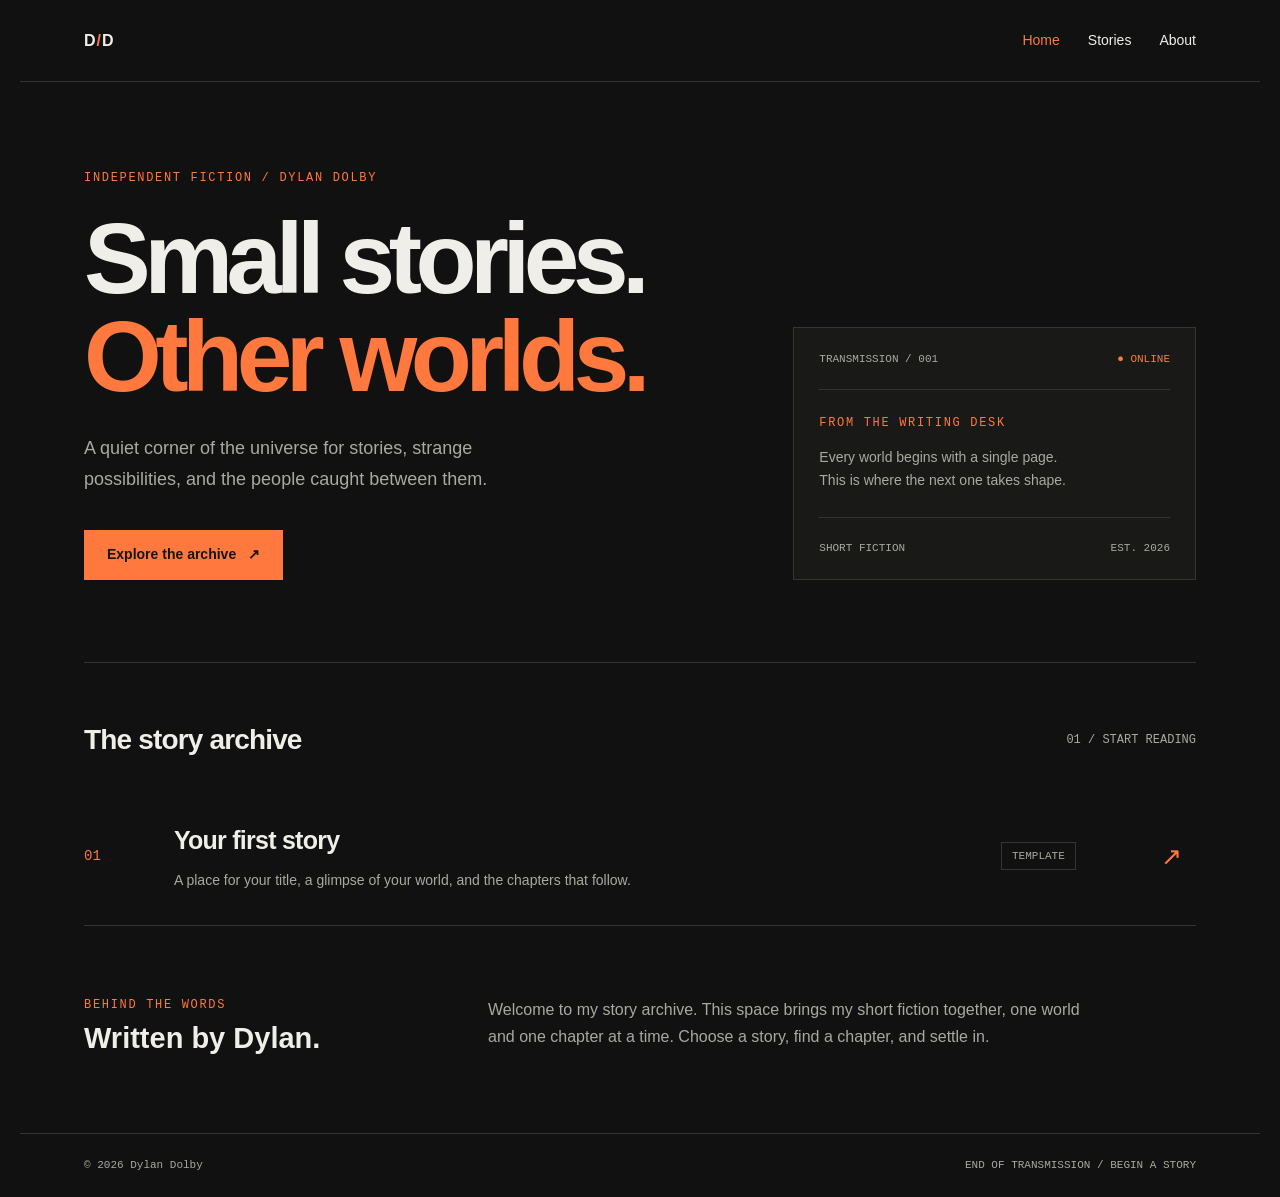
<file: index.html>
<!doctype html>
<html lang="en">
  <head>
    <meta charset="utf-8">
    <meta name="viewport" content="width=device-width,initial-scale=1">
    <title>Dylan Dolby</title>
    <meta name="description" content="A home for short stories by Dylan Dolby.">
    <link rel="stylesheet" href="styles.css">
  </head>
  <body>
    <header>
      <a class="brand" href="index.html">D<span>/</span>D &nbsp;</a>
      <nav aria-label="Main navigation">
        <a href="index.html" aria-current="page">Home</a><a href="#stories">Stories</a><a href="#about">About</a>
      </nav>
    </header>
    <main>
      <section class="hero">
        <div>
          <div class="eyebrow">
            Independent fiction / Dylan Dolby
          </div>
          <h1>Small stories.<br><em>Other worlds.</em></h1>
          <p class="intro">A quiet corner of the universe for stories, strange possibilities, and the people caught between them.</p>
          <a class="button" href="#stories">Explore the archive &nbsp; ↗</a>
        </div>
        <aside class="signal">
          <div class="status">
            <span>TRANSMISSION / 001</span><span class="dot">● ONLINE</span>
          </div>
          <div class="rule">
          </div>
          <div class="eyebrow">
            From the writing desk
          </div>
          <p>Every world begins with a single page.<br>This is where the next one takes shape.</p>
          <div class="rule">
          </div>
          <div class="status">
            <span>SHORT FICTION</span><span>EST. 2026</span>
          </div>
        </aside>
      </section>
      <section id="stories">
        <div class="section-title">
          <h2>The story archive</h2>
          <span>01 / START READING</span>
        </div>
        <a class="story-row" href="story.html"><span class="number">01</span>
        <div>
          <h3>Your first story</h3>
          <p>A place for your title, a glimpse of your world, and the chapters that follow.</p>
        </div>
        <span class="tag">TEMPLATE</span><span class="arrow">↗</span></a>
      </section>
      <section class="about" id="about">
        <div>
          <div class="eyebrow">
            Behind the words
          </div>
          <h2>Written by Dylan.</h2>
        </div>
        <p>Welcome to my story archive. This space brings my short fiction together, one world and one chapter at a time. Choose a story, find a chapter, and settle in.</p>
      </section>
    </main>
    <footer>
      <span>© 2026 Dylan Dolby</span><span>END OF TRANSMISSION / BEGIN A STORY</span>
    </footer>
  </body>
</html>
</file>
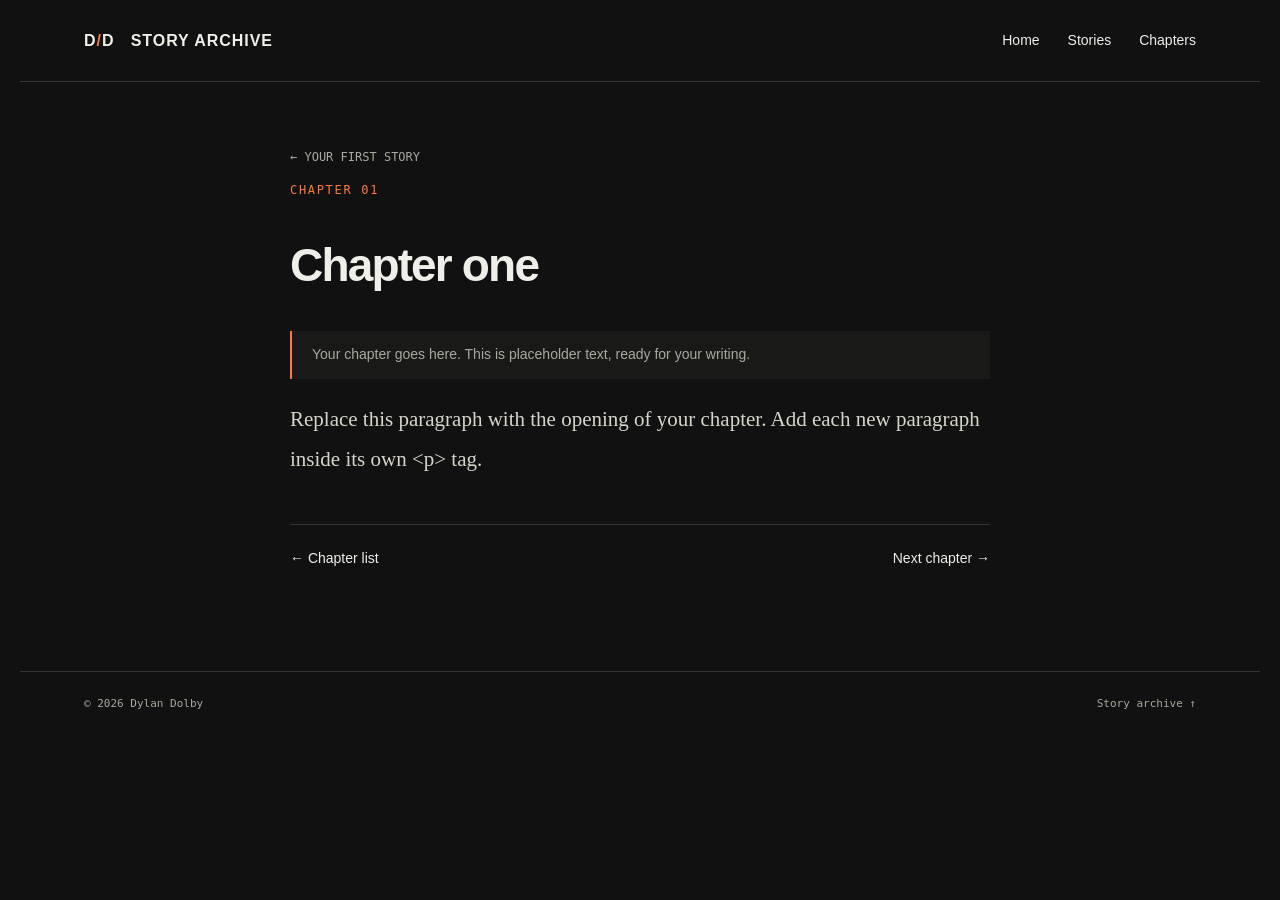
<file: chapter-1.html>
<!doctype html>
<html lang="en">
  <head>
    <meta charset="utf-8">
    <meta name="viewport" content="width=device-width,initial-scale=1">
    <title>Chapter one | Dylan Dolby</title>
    <link rel="stylesheet" href="styles.css">
  </head>
  <body>
    <header>
      <a class="brand" href="index.html">D<span>/</span>D &nbsp; STORY ARCHIVE</a>
      <nav aria-label="Main navigation">
        <a href="index.html">Home</a><a href="index.html#stories">Stories</a><a href="story.html">Chapters</a>
      </nav>
    </header>
    <main>
      <article class="reader">
        <a class="back" href="story.html">← YOUR FIRST STORY</a>
        <p class="eyebrow">Chapter 01</p>
        <h1>Chapter one</h1>
        <div class="prose">
          <p class="notice">Your chapter goes here. This is placeholder text, ready for your writing.</p>
          <p>Replace this paragraph with the opening of your chapter. Add each new paragraph inside its own &lt;p&gt; tag.</p>
        </div>
        <nav class="reader-nav" aria-label="Chapter navigation">
          <a href="story.html">← Chapter list</a><a href="chapter-2.html">Next chapter →</a>
        </nav>
      </article>
    </main>
    <footer>
      <span>© 2026 Dylan Dolby</span><a href="index.html#stories">Story archive ↑</a>
    </footer>
  </body>
</html>
</file>
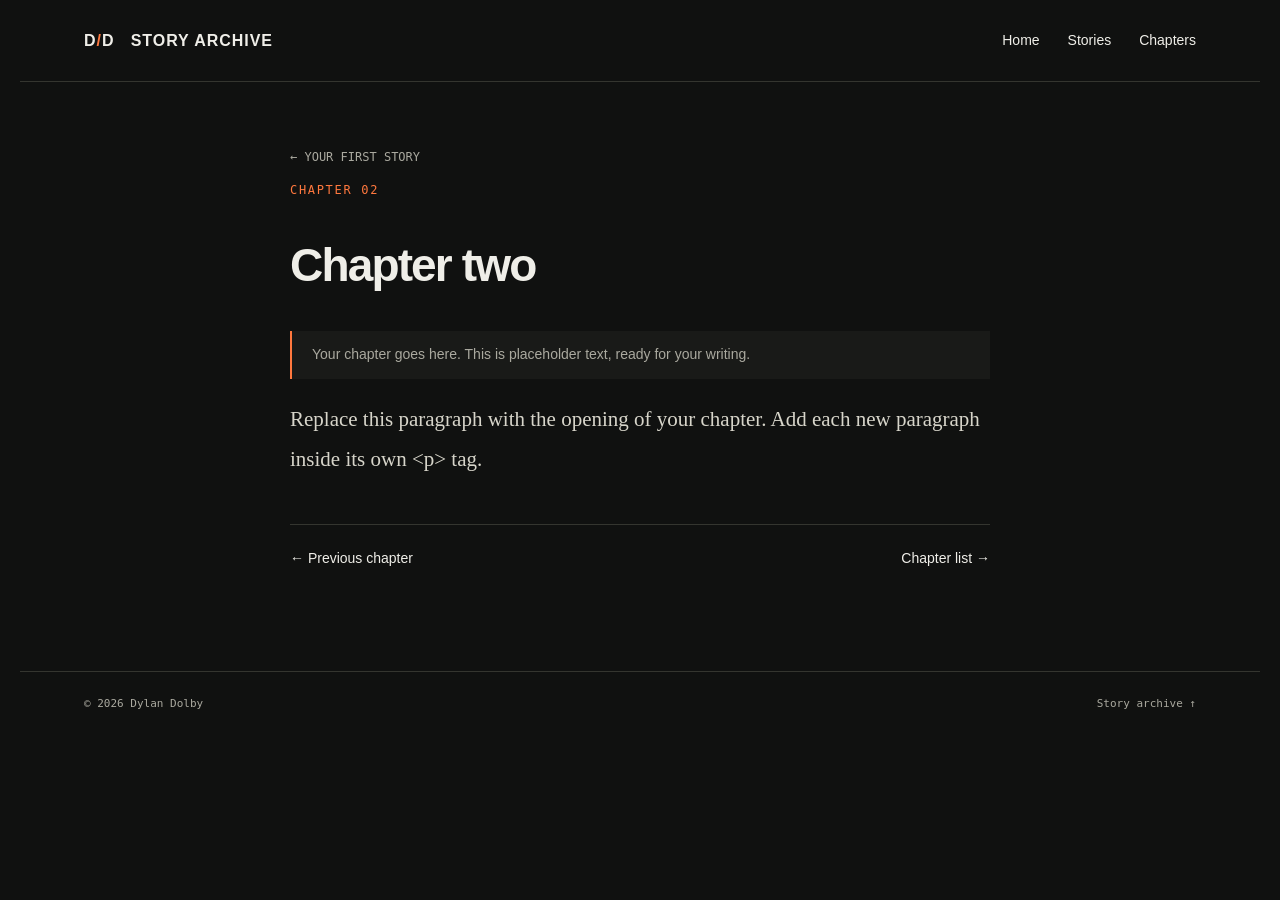
<file: chapter-2.html>
<!doctype html>
<html lang="en">
  <head>
    <meta charset="utf-8">
    <meta name="viewport" content="width=device-width,initial-scale=1">
    <title>Chapter two | Dylan Dolby</title>
    <link rel="stylesheet" href="styles.css">
  </head>
  <body>
    <header>
      <a class="brand" href="index.html">D<span>/</span>D &nbsp; STORY ARCHIVE</a>
      <nav aria-label="Main navigation">
        <a href="index.html">Home</a><a href="index.html#stories">Stories</a><a href="story.html">Chapters</a>
      </nav>
    </header>
    <main>
      <article class="reader">
        <a class="back" href="story.html">← YOUR FIRST STORY</a>
        <p class="eyebrow">Chapter 02</p>
        <h1>Chapter two</h1>
        <div class="prose">
          <p class="notice">Your chapter goes here. This is placeholder text, ready for your writing.</p>
          <p>Replace this paragraph with the opening of your chapter. Add each new paragraph inside its own &lt;p&gt; tag.</p>
        </div>
        <nav class="reader-nav" aria-label="Chapter navigation">
          <a href="chapter-1.html">← Previous chapter</a><a href="story.html">Chapter list →</a>
        </nav>
      </article>
    </main>
    <footer>
      <span>© 2026 Dylan Dolby</span><a href="index.html#stories">Story archive ↑</a>
    </footer>
  </body>
</html>
</file>
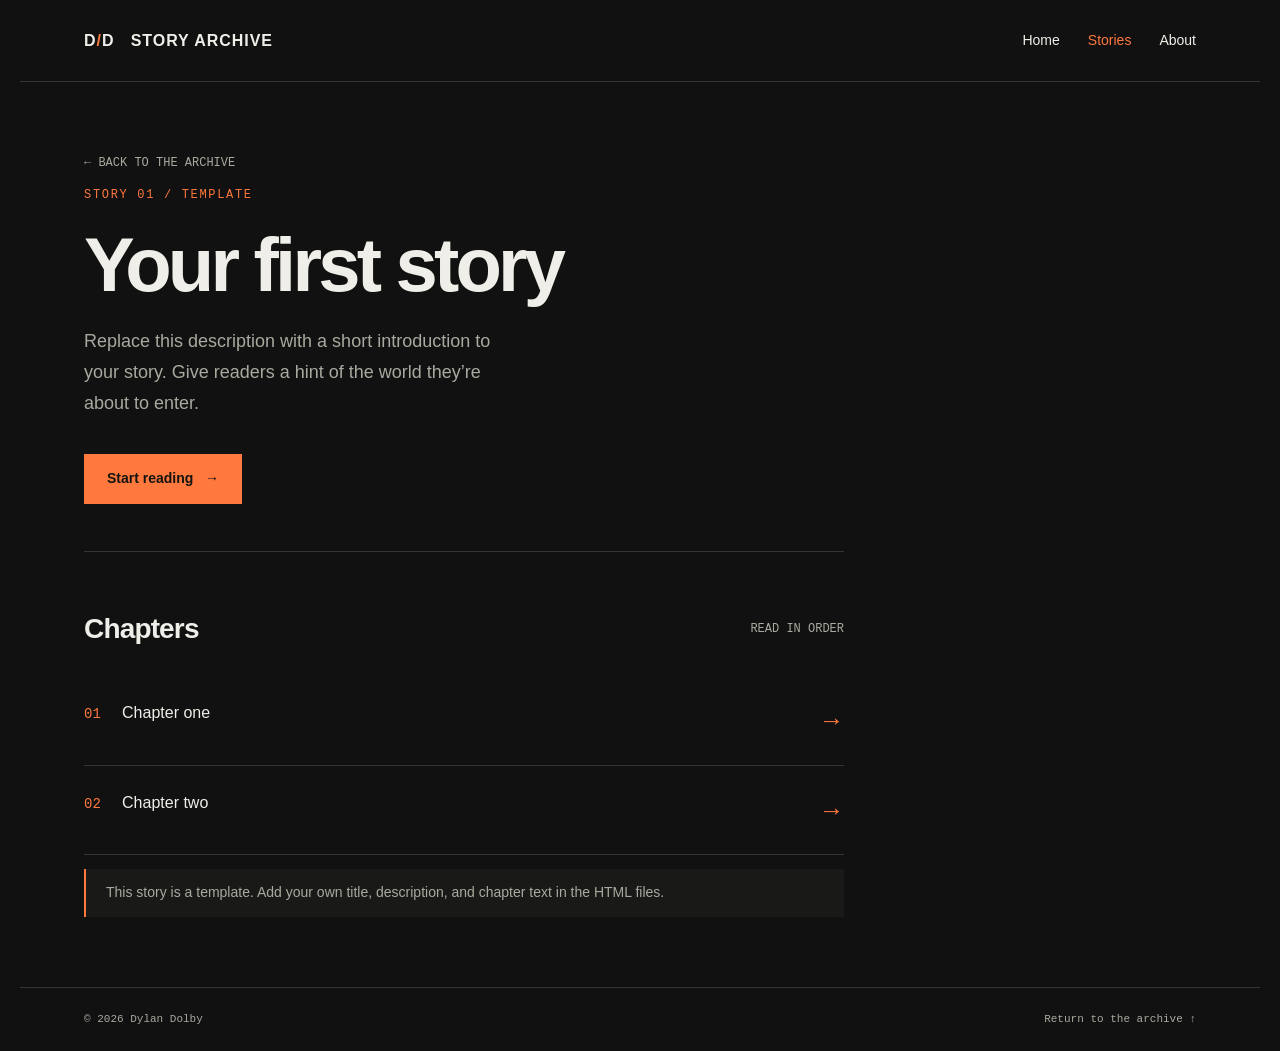
<file: story.html>
<!doctype html>
<html lang="en">
  <head>
    <meta charset="utf-8">
    <meta name="viewport" content="width=device-width,initial-scale=1">
    <title>Your first story | Dylan Dolby</title>
    <link rel="stylesheet" href="styles.css">
  </head>
  <body>
    <header>
      <a class="brand" href="index.html">D<span>/</span>D &nbsp; STORY ARCHIVE</a>
      <nav aria-label="Main navigation">
        <a href="index.html">Home</a><a href="index.html#stories" aria-current="page">Stories</a><a href="index.html#about">About</a>
      </nav>
    </header>
    <main>
      <section class="story-head">
        <a class="back" href="index.html#stories">← BACK TO THE ARCHIVE</a>
        <p class="eyebrow">Story 01 / Template</p>
        <h1 class="page-title">Your first story</h1>
        <p class="intro">Replace this description with a short introduction to your story. Give readers a hint of the world they’re about to enter.</p>
        <a class="button" href="chapter-1.html">Start reading &nbsp; →</a>
      </section>
      <section class="chapter-list">
        <div class="section-title">
          <h2>Chapters</h2>
          <span>READ IN ORDER</span>
        </div>
        <a href="chapter-1.html"><span><span class="number">01 &nbsp;</span> Chapter one</span><span class="arrow">→</span></a><a href="chapter-2.html"><span><span class="number">02 &nbsp;</span> Chapter two</span><span class="arrow">→</span></a>
        <p class="notice">This story is a template. Add your own title, description, and chapter text in the HTML files.</p>
      </section>
    </main>
    <footer>
      <span>© 2026 Dylan Dolby</span><a href="index.html#stories">Return to the archive ↑</a>
    </footer>
  </body>
</html>
</file>
<file: styles.css>
:root {
  --bg: #101110;
  --panel: #191a18;
  --ink: #efeee8;
  --muted: #aaa99f;
  --orange: #ff783e;
  --line: #34352f;
}

* {
  box-sizing: border-box;
}

html {
  scroll-behavior: smooth;
}

body {
  margin: 0;
  background: var(--bg);
  color: var(--ink);
  font: 16px/1.7 Arial,sans-serif;
}

a {
  color: inherit;
  text-decoration: none;
}

a:focus-visible,summary:focus-visible {
  outline: 2px solid var(--orange);
  outline-offset: 6px;
}

header {
  max-width: 1240px;
  margin: auto;
  padding: 27px 5%;
  display: flex;
  align-items: center;
  justify-content: space-between;
  border-bottom: 1px solid var(--line);
}

.brand {
  font-weight: 800;
  letter-spacing: .06em;
}

.brand span {
  color: var(--orange);
}

nav {
  display: flex;
  gap: 28px;
  font-size: 14px;
}

nav a:hover,nav a[aria-current] {
  color: var(--orange);
}

main {
  max-width: 1240px;
  margin: auto;
  padding: 0 5%;
}

.eyebrow {
  color: var(--orange);
  font: 12px/1.5 monospace;
  letter-spacing: .14em;
  text-transform: uppercase;
}

.hero {
  padding: 87px 0 70px;
  display: grid;
  grid-template-columns: 1.6fr 1fr;
  gap: 65px;
  align-items: end;
}

.hero h1 {
  font-size: clamp(50px,8vw,100px);
  letter-spacing: -.065em;
  line-height: .98;
  margin: 22px 0 28px;
  font-weight: 600;
}

.hero h1 em {
  color: var(--orange);
  font-style: normal;
}

.intro {
  color: var(--muted);
  max-width: 420px;
  font-size: 18px;
}

.button {
  display: inline-block;
  background: var(--orange);
  color: #151510;
  padding: 13px 23px;
  font-size: 14px;
  font-weight: 700;
  margin-top: 18px;
}

.button:hover {
  background: #ff996b;
}

.signal {
  border: 1px solid var(--line);
  padding: 25px;
  background: var(--panel);
}

.signal .rule {
  height: 1px;
  background: var(--line);
  margin: 24px 0;
}

.signal p {
  font-size: 14px;
  color: var(--muted);
}

.status {
  display: flex;
  justify-content: space-between;
  font: 11px monospace;
  color: var(--muted);
}

.dot {
  color: var(--orange);
}

.section-title {
  display: flex;
  align-items: center;
  justify-content: space-between;
  border-top: 1px solid var(--line);
  padding-top: 30px;
  margin-top: 12px;
}

.section-title h2 {
  font-size: 28px;
  letter-spacing: -.03em;
}

.section-title span {
  font: 12px monospace;
  color: var(--muted);
}

.story-row {
  display: grid;
  grid-template-columns: 70px 1fr 140px 35px;
  gap: 20px;
  align-items: center;
  padding: 32px 0;
  border-bottom: 1px solid var(--line);
}

.story-row:hover h3 {
  color: var(--orange);
}

.number {
  color: var(--orange);
  font: 14px monospace;
}

.story-row h3 {
  font-size: 25px;
  margin: 0 0 7px;
  letter-spacing: -.03em;
}

.story-row p {
  color: var(--muted);
  font-size: 14px;
  margin: 0;
}

.tag {
  font: 11px monospace;
  border: 1px solid var(--line);
  padding: 7px 10px;
  justify-self: start;
  color: var(--muted);
}

.arrow {
  font-size: 25px;
  color: var(--orange);
}

.about {
  display: grid;
  grid-template-columns: 1fr 2fr;
  padding: 70px 0;
  gap: 50px;
}

.about h2 {
  font-size: 29px;
  margin: 0;
}

.about p {
  margin: 0;
  color: var(--muted);
  max-width: 620px;
}

footer {
  max-width: 1240px;
  margin: auto;
  padding: 25px 5%;
  border-top: 1px solid var(--line);
  display: flex;
  justify-content: space-between;
  gap: 20px;
  font: 11px monospace;
  color: var(--muted);
}

.page-title {
  font-size: clamp(40px,7vw,76px);
  line-height: 1.08;
  letter-spacing: -.05em;
  margin: 20px 0;
}

.story-head {
  padding: 65px 0 35px;
}

.back {
  font: 12px monospace;
  color: var(--muted);
}

.chapter-list {
  max-width: 760px;
  margin-bottom: 70px;
}

.chapter-list a {
  display: flex;
  justify-content: space-between;
  gap: 20px;
  border-bottom: 1px solid var(--line);
  padding: 23px 0;
}

.chapter-list a:hover {
  color: var(--orange);
}

.reader {
  max-width: 700px;
  margin: 60px auto 100px;
}

.reader h1 {
  font-size: 46px;
  line-height: 1.2;
  letter-spacing: -.04em;
}

.prose {
  font: 21px/1.9 Georgia,serif;
  color: #d7d5ca;
}

.notice {
  border-left: 2px solid var(--orange);
  padding: 12px 20px;
  background: var(--panel);
  font: 14px/1.7 Arial,sans-serif;
  color: var(--muted);
}

.reader-nav {
  display: flex;
  justify-content: space-between;
  border-top: 1px solid var(--line);
  padding-top: 22px;
  margin-top: 45px;
  font-size: 14px;
}

@media(max-width:700px) {
  header {
    padding: 20px 6%;
  }

  .brand {
    font-size: 13px;
  }

  nav {
    gap: 17px;
    font-size: 12px;
  }

  main {
    padding: 0 6%;
  }

  .hero {
    grid-template-columns: 1fr;
    padding: 55px 0;
    gap: 28px;
  }

  .hero h1 {
    font-size: 60px;
  }

  .signal {
    display: none;
  }

  .story-row {
    grid-template-columns: 30px 1fr 20px;
    gap: 12px;
  }

  .tag {
    display: none;
  }

  .story-row h3 {
    font-size: 22px;
  }

  .about {
    grid-template-columns: 1fr;
    gap: 20px;
    padding: 45px 0;
  }

  footer {
    flex-direction: column;
  }

  .section-title span {
    display: none;
  }

  .reader h1 {
    font-size: 36px;
  }

  .prose {
    font-size: 19px;
  }

}
</file>
